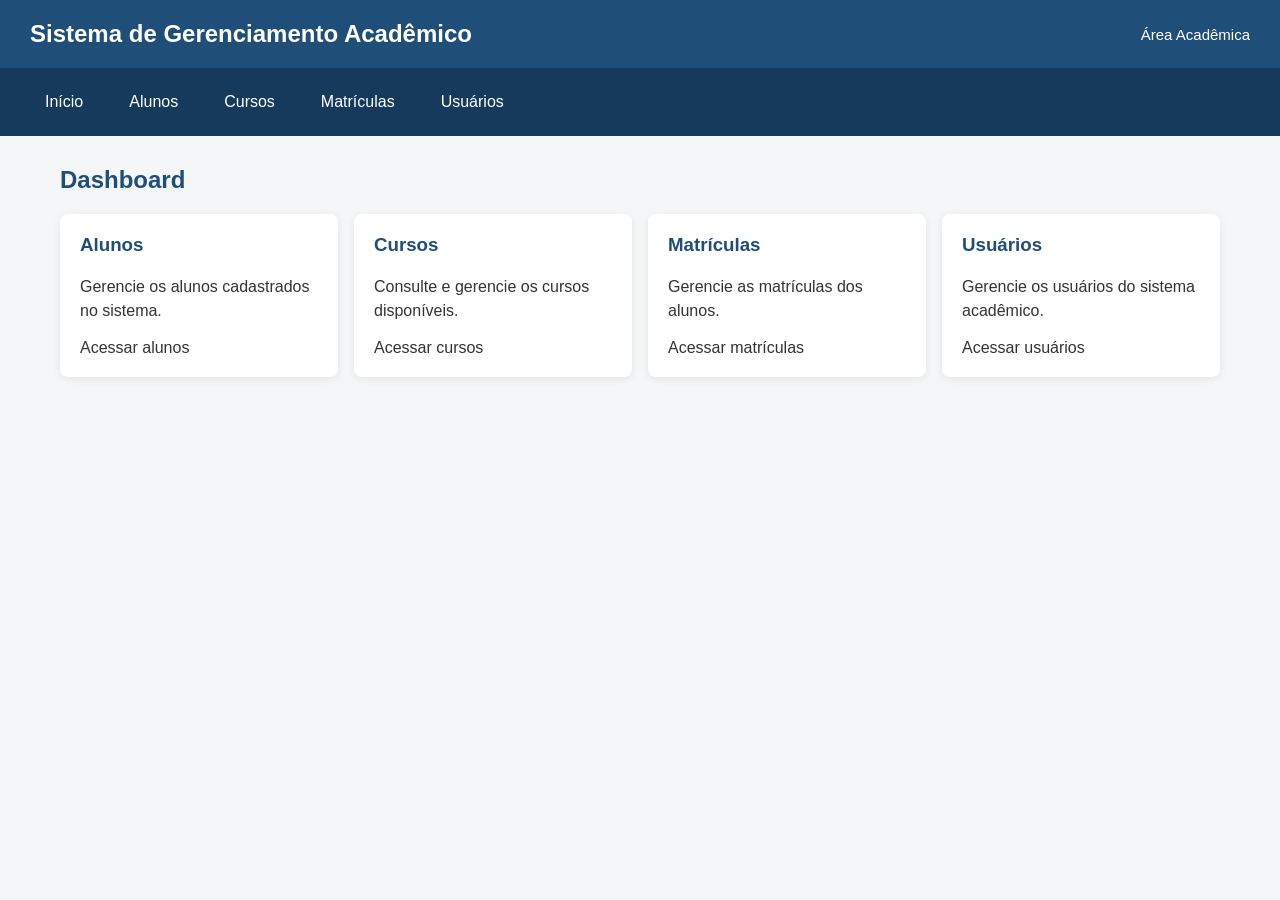
<file: index.html>
<!DOCTYPE html>
<html lang="pt-BR">
<head>
    <meta charset="UTF-8">
    <meta name="viewport" content="width=device-width, initial-scale=1.0">
    <title>Sistema Acadêmico</title>
    <link rel="stylesheet" href="css/style.css">
</head>
<body>
    <header class="cabecalho">
        <h1>Sistema de Gerenciamento Acadêmico</h1>
        <span>Área Acadêmica</span>
    </header>
    <nav>
        <ul>
            <li><a href="index.html">Início</a></li>
            <li><a href="alunos.html">Alunos</a></li>
            <li><a href="cursos.html">Cursos</a></li>
            <li><a href="matriculas.html">Matrículas</a></li>
            <li><a href="usuarios.html">Usuários</a></li>
        </ul>
    </nav>
    <main>
        <h2>Dashboard</h2>
        <div class="cards">
            <article class="card">
                <h3>Alunos</h3>
                <p>Gerencie os alunos cadastrados no sistema.</p>
                <a href="alunos.html">Acessar alunos</a>
            </article>
            <article class="card">
                <h3>Cursos</h3>
                <p>Consulte e gerencie os cursos disponíveis.</p>
                <a href="cursos.html">Acessar cursos</a>
            </article>
            <article class="card">
                <h3>Matrículas</h3>
                <p>Gerencie as matrículas dos alunos.</p>
                <a href="matriculas.html">Acessar matrículas</a>
            </article>
            <article class="card">
                <h3>Usuários</h3>
                <p>Gerencie os usuários do sistema acadêmico.</p>
                <a href="usuarios.html">Acessar usuários</a>
            </article>
        </div>
    </main>
</body>
</html>
</file>
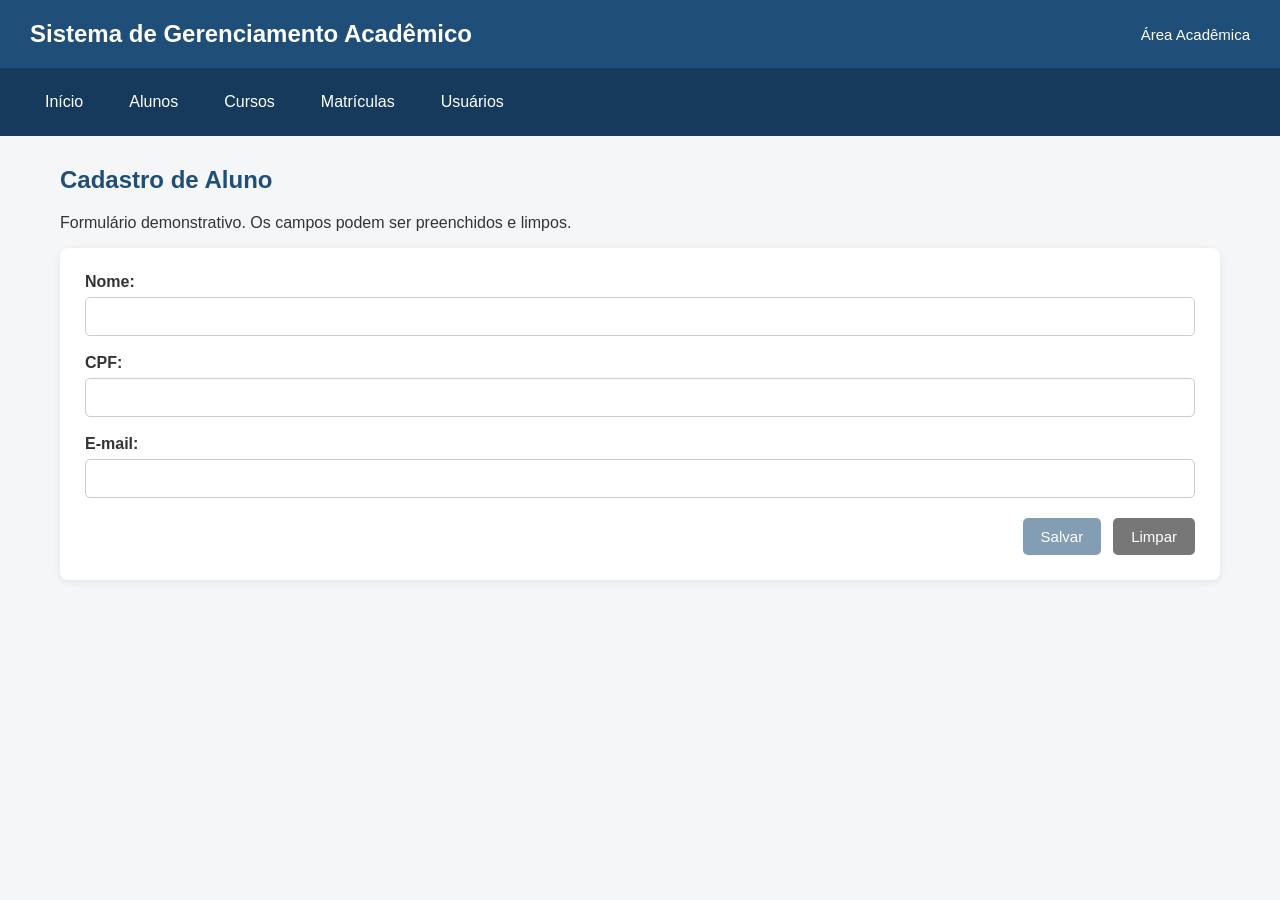
<file: aluno-form.html>
<!DOCTYPE html>
<html lang="pt-BR">
<head>
    <meta charset="UTF-8">
    <meta name="viewport" content="width=device-width, initial-scale=1.0">
    <title>Cadastro de Aluno</title>
    <link rel="stylesheet" href="css/style.css">
</head>
<body>
    <header class="cabecalho">
        <h1>Sistema de Gerenciamento Acadêmico</h1>
        <span>Área Acadêmica</span>
    </header>
    <nav>
        <ul>
            <li><a href="index.html">Início</a></li>
            <li><a href="alunos.html">Alunos</a></li>
            <li><a href="cursos.html">Cursos</a></li>
            <li><a href="matriculas.html">Matrículas</a></li>
            <li><a href="usuarios.html">Usuários</a></li>
        </ul>
    </nav>
    <main>
        <h2>Cadastro de Aluno</h2>
        <p>Formulário demonstrativo. Os campos podem ser preenchidos e limpos.</p>
        <form>
            <div class="campo">
                <label for="nome">Nome:</label>
                <input type="text" id="nome" name="nome">
            </div>
            <div class="campo">
                <label for="cpf">CPF:</label>
                <input type="text" id="cpf" name="cpf">
            </div>
            <div class="campo">
                <label for="email">E-mail:</label>
                <input type="email" id="email" name="email">
            </div>
            <div class="acoes">
                <button type="submit" disabled>Salvar</button>
                <button type="reset" class="botao-secundario">Limpar</button>
            </div>
        </form>
    </main>
</body>
</html>
</file>
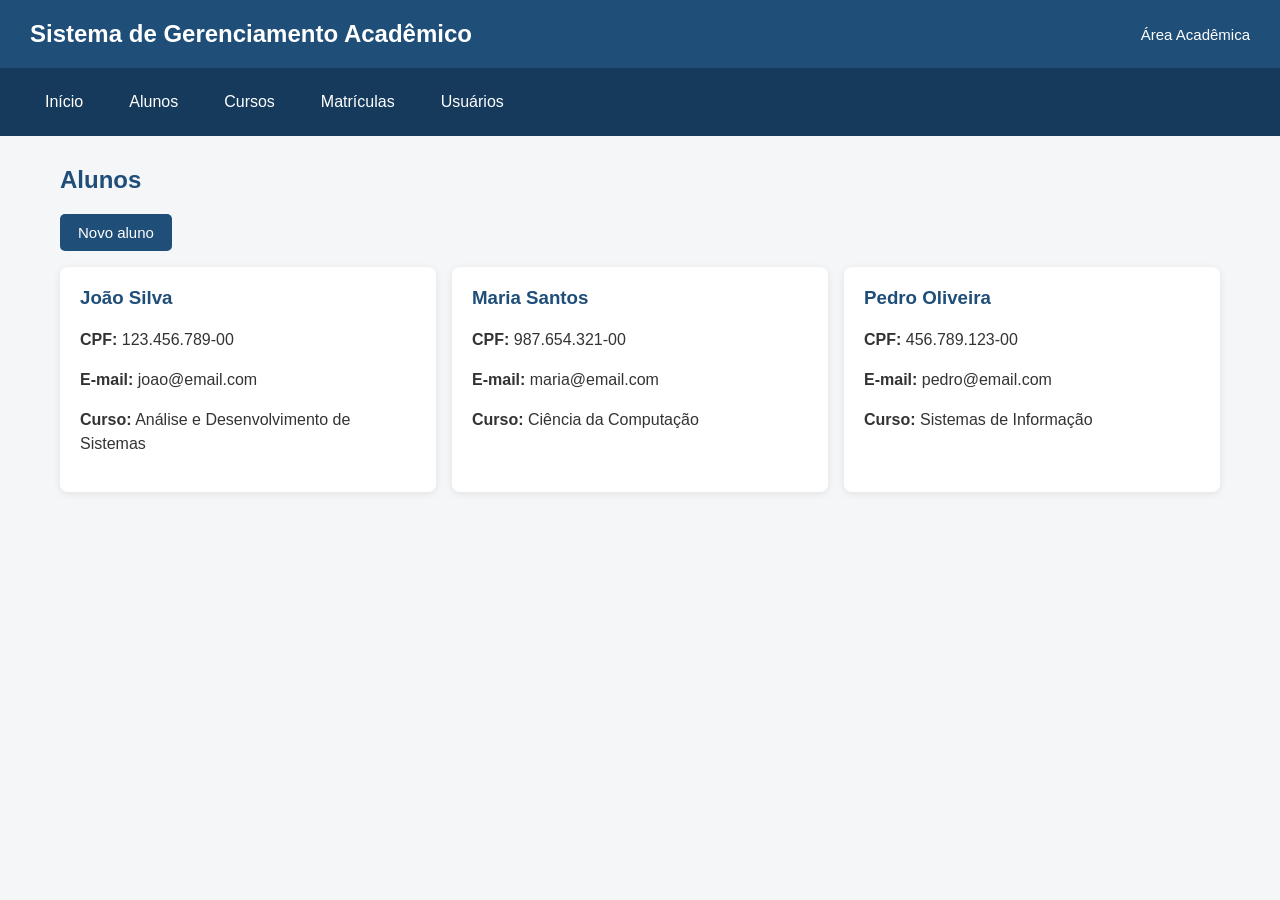
<file: alunos.html>
<!DOCTYPE html>
<html lang="pt-BR">
<head>
    <meta charset="UTF-8">
    <meta name="viewport" content="width=device-width, initial-scale=1.0">
    <title>Alunos</title>
    <link rel="stylesheet" href="css/style.css">
</head>
<body>
    <header class="cabecalho">
        <h1>Sistema de Gerenciamento Acadêmico</h1>
        <span>Área Acadêmica</span>
    </header>
    <nav>
        <ul>
            <li><a href="index.html">Início</a></li>
            <li><a href="alunos.html">Alunos</a></li>
            <li><a href="cursos.html">Cursos</a></li>
            <li><a href="matriculas.html">Matrículas</a></li>
            <li><a href="usuarios.html">Usuários</a></li>
        </ul>
    </nav>
    <main>
        <h2>Alunos</h2>
        <p><a class="botao-link" href="aluno-form.html">Novo aluno</a></p>
        <div class="lista-cards">
            <article class="card">
                <h3>João Silva</h3>
                <p><strong>CPF:</strong> 123.456.789-00</p>
                <p><strong>E-mail:</strong> joao@email.com</p>
                <p><strong>Curso:</strong> Análise e Desenvolvimento de Sistemas</p>
            </article>
            <article class="card">
                <h3>Maria Santos</h3>
                <p><strong>CPF:</strong> 987.654.321-00</p>
                <p><strong>E-mail:</strong> maria@email.com</p>
                <p><strong>Curso:</strong> Ciência da Computação</p>
            </article>
            <article class="card">
                <h3>Pedro Oliveira</h3>
                <p><strong>CPF:</strong> 456.789.123-00</p>
                <p><strong>E-mail:</strong> pedro@email.com</p>
                <p><strong>Curso:</strong> Sistemas de Informação</p>
            </article>
        </div>
    </main>
</body>
</html>
</file>
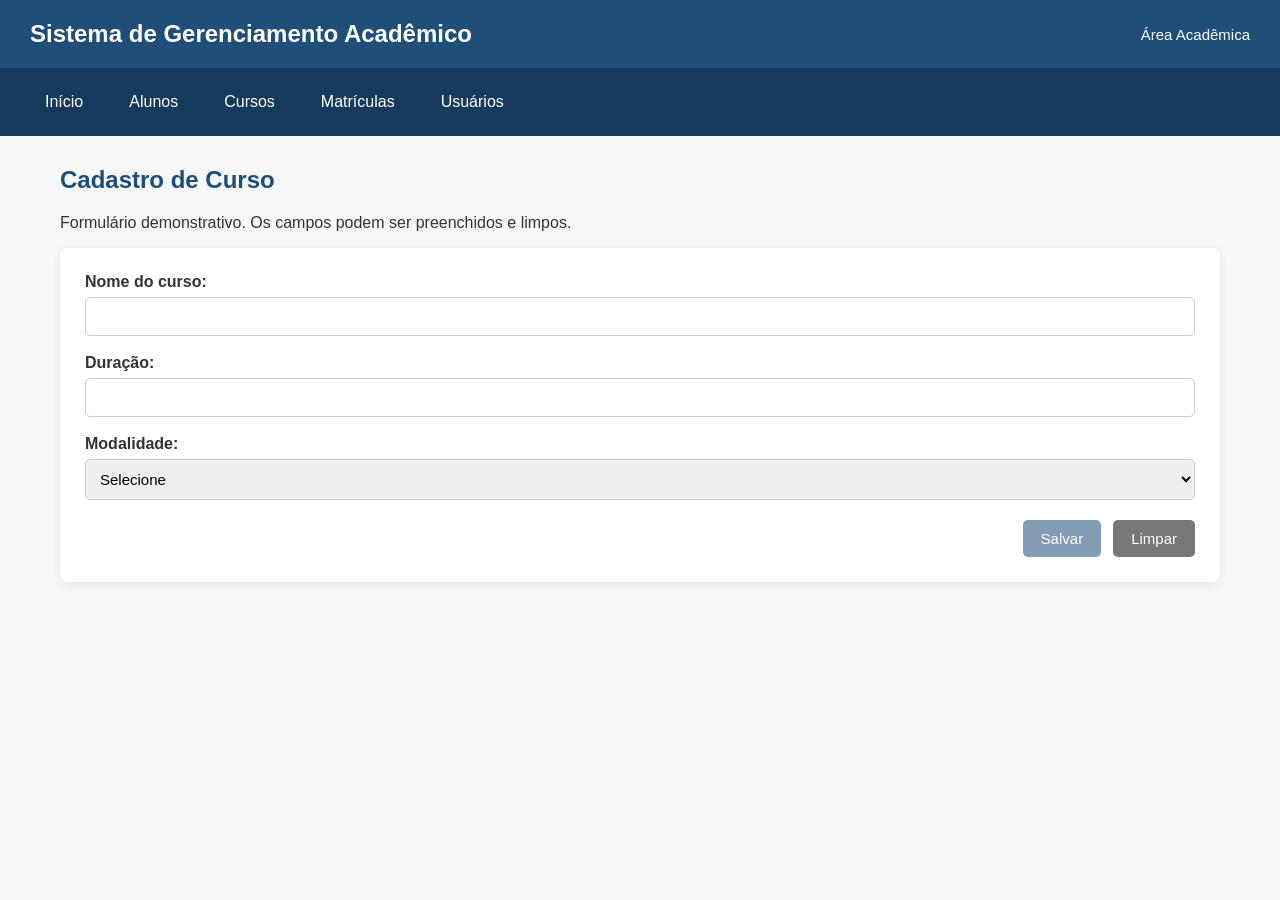
<file: curso-form.html>
<!DOCTYPE html>
<html lang="pt-BR">
<head>
    <meta charset="UTF-8">
    <meta name="viewport" content="width=device-width, initial-scale=1.0">
    <title>Cadastro de Curso</title>
    <link rel="stylesheet" href="css/style.css">
</head>
<body>
    <header class="cabecalho">
        <h1>Sistema de Gerenciamento Acadêmico</h1>
        <span>Área Acadêmica</span>
    </header>
    <nav>
        <ul>
            <li><a href="index.html">Início</a></li>
            <li><a href="alunos.html">Alunos</a></li>
            <li><a href="cursos.html">Cursos</a></li>
            <li><a href="matriculas.html">Matrículas</a></li>
            <li><a href="usuarios.html">Usuários</a></li>
        </ul>
    </nav>
    <main>
        <h2>Cadastro de Curso</h2>
        <p>Formulário demonstrativo. Os campos podem ser preenchidos e limpos.</p>
        <form>
            <div class="campo">
                <label for="curso">Nome do curso:</label>
                <input type="text" id="curso" name="curso">
            </div>
            <div class="campo">
                <label for="duracao">Duração:</label>
                <input type="text" id="duracao" name="duracao">
            </div>
            <div class="campo">
                <label for="modalidade">Modalidade:</label>
                <select id="modalidade" name="modalidade">
                    <option value="">Selecione</option>
                    <option value="presencial">Presencial</option>
                    <option value="ead">EAD</option>
                    <option value="hibrido">Híbrido</option>
                </select>
            </div>
            <div class="acoes">
                <button type="submit" disabled>Salvar</button>
                <button type="reset" class="botao-secundario">Limpar</button>
            </div>
        </form>
    </main>
</body>
</html>
</file>
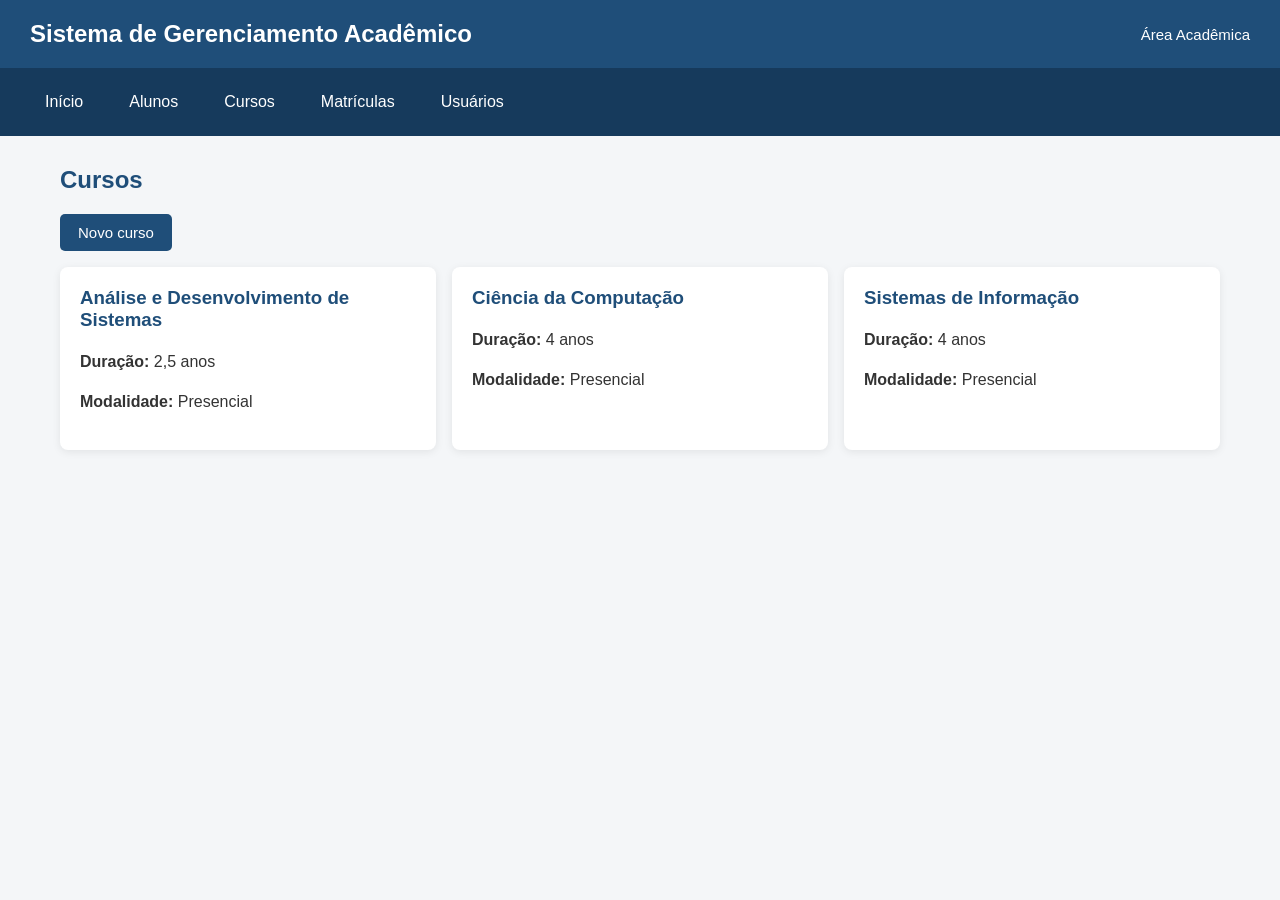
<file: cursos.html>
<!DOCTYPE html>
<html lang="pt-BR">
<head>
    <meta charset="UTF-8">
    <meta name="viewport" content="width=device-width, initial-scale=1.0">
    <title>Cursos</title>
    <link rel="stylesheet" href="css/style.css">
</head>
<body>
    <header class="cabecalho">
        <h1>Sistema de Gerenciamento Acadêmico</h1>
        <span>Área Acadêmica</span>
    </header>
    <nav>
        <ul>
            <li><a href="index.html">Início</a></li>
            <li><a href="alunos.html">Alunos</a></li>
            <li><a href="cursos.html">Cursos</a></li>
            <li><a href="matriculas.html">Matrículas</a></li>
            <li><a href="usuarios.html">Usuários</a></li>
        </ul>
    </nav>
    <main>
        <h2>Cursos</h2>
        <p><a class="botao-link" href="curso-form.html">Novo curso</a></p>
        <div class="lista-cards">
            <article class="card">
                <h3>Análise e Desenvolvimento de Sistemas</h3>
                <p><strong>Duração:</strong> 2,5 anos</p>
                <p><strong>Modalidade:</strong> Presencial</p>
            </article>
            <article class="card">
                <h3>Ciência da Computação</h3>
                <p><strong>Duração:</strong> 4 anos</p>
                <p><strong>Modalidade:</strong> Presencial</p>
            </article>
            <article class="card">
                <h3>Sistemas de Informação</h3>
                <p><strong>Duração:</strong> 4 anos</p>
                <p><strong>Modalidade:</strong> Presencial</p>
            </article>
        </div>
    </main>
</body>
</html>
</file>
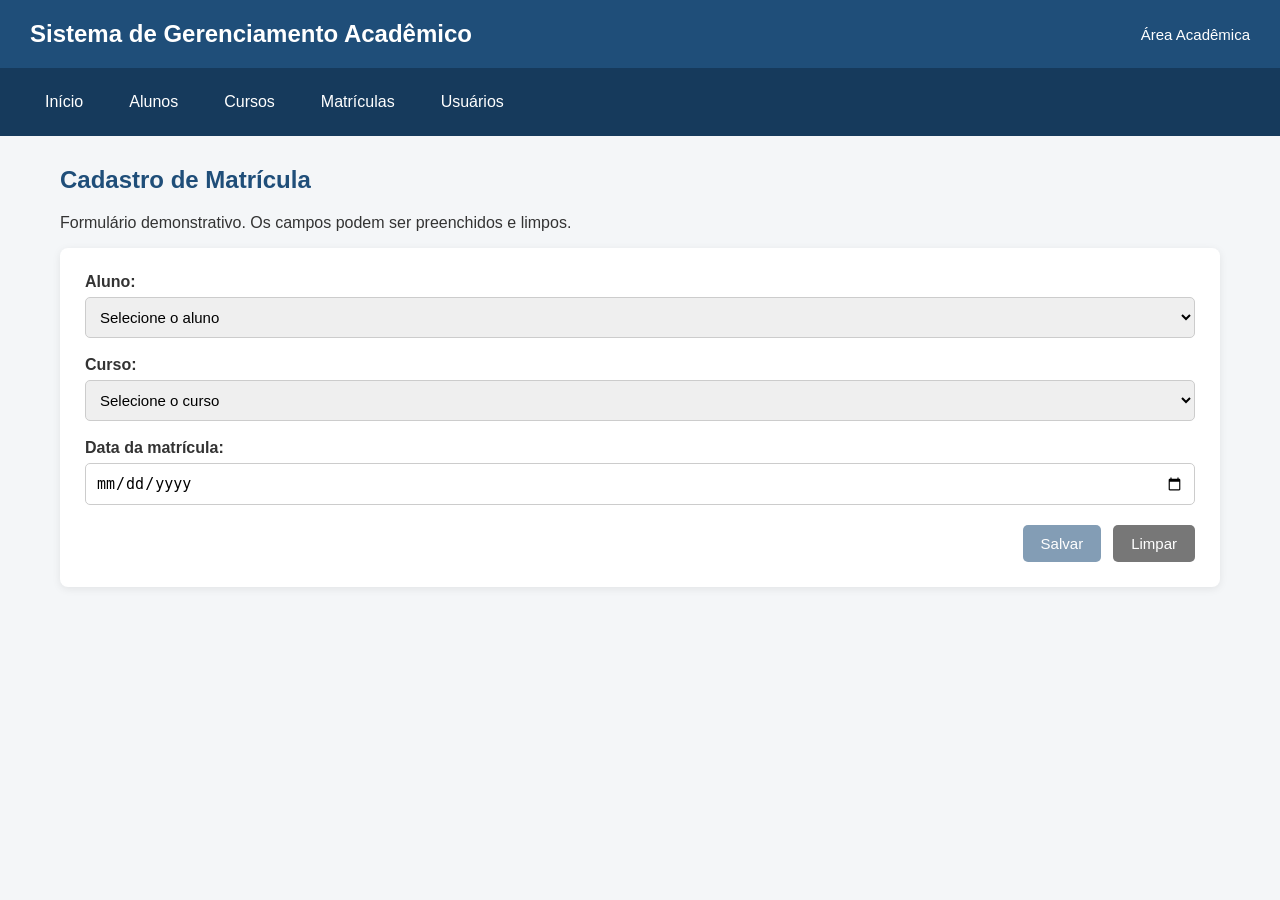
<file: matricula-form.html>
<!DOCTYPE html>
<html lang="pt-BR">
<head>
    <meta charset="UTF-8">
    <meta name="viewport" content="width=device-width, initial-scale=1.0">
    <title>Cadastro de Matrícula</title>
    <link rel="stylesheet" href="css/style.css">
</head>
<body>
    <header class="cabecalho">
        <h1>Sistema de Gerenciamento Acadêmico</h1>
        <span>Área Acadêmica</span>
    </header>
    <nav>
        <ul>
            <li><a href="index.html">Início</a></li>
            <li><a href="alunos.html">Alunos</a></li>
            <li><a href="cursos.html">Cursos</a></li>
            <li><a href="matriculas.html">Matrículas</a></li>
            <li><a href="usuarios.html">Usuários</a></li>
        </ul>
    </nav>
    <main>
        <h2>Cadastro de Matrícula</h2>
        <p>Formulário demonstrativo. Os campos podem ser preenchidos e limpos.</p>
        <form>
            <div class="campo">
                <label for="aluno">Aluno:</label>
                <select id="aluno" name="aluno">
                    <option value="">Selecione o aluno</option>
                    <option value="joao">João Silva</option>
                    <option value="maria">Maria Santos</option>
                    <option value="pedro">Pedro Oliveira</option>
                </select>
            </div>
            <div class="campo">
                <label for="curso">Curso:</label>
                <select id="curso" name="curso">
                    <option value="">Selecione o curso</option>
                    <option value="ads">Análise e Desenvolvimento de Sistemas</option>
                    <option value="cc">Ciência da Computação</option>
                    <option value="si">Sistemas de Informação</option>
                </select>
            </div>
            <div class="campo">
                <label for="data">Data da matrícula:</label>
                <input type="date" id="data" name="data">
            </div>
            <div class="acoes">
                <button type="submit" disabled>Salvar</button>
                <button type="reset" class="botao-secundario">Limpar</button>
            </div>
        </form>
    </main>
</body>
</html>
</file>
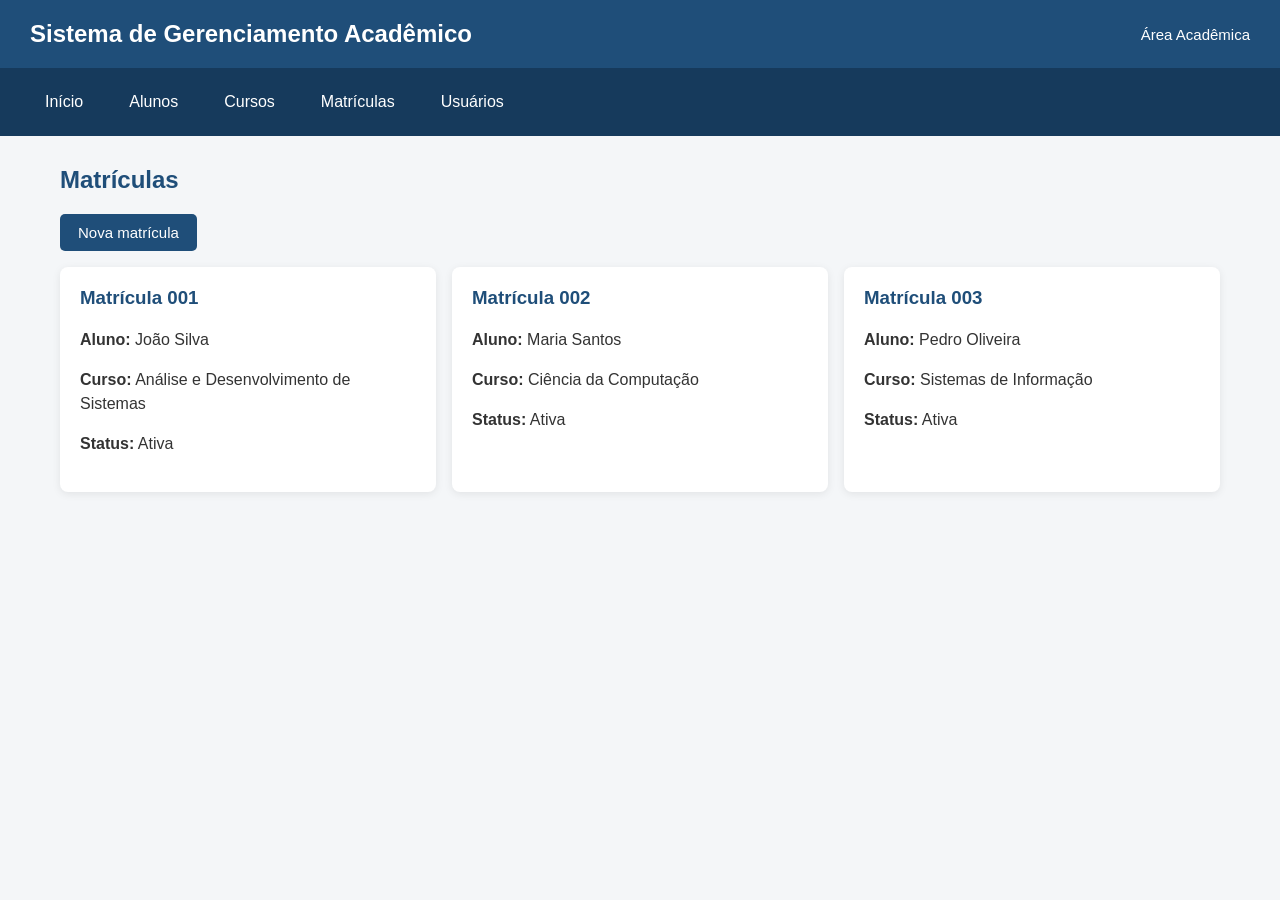
<file: matriculas.html>
<!DOCTYPE html>
<html lang="pt-BR">
<head>
    <meta charset="UTF-8">
    <meta name="viewport" content="width=device-width, initial-scale=1.0">
    <title>Matrículas</title>
    <link rel="stylesheet" href="css/style.css">
</head>
<body>
    <header class="cabecalho">
        <h1>Sistema de Gerenciamento Acadêmico</h1>
        <span>Área Acadêmica</span>
    </header>
    <nav>
        <ul>
            <li><a href="index.html">Início</a></li>
            <li><a href="alunos.html">Alunos</a></li>
            <li><a href="cursos.html">Cursos</a></li>
            <li><a href="matriculas.html">Matrículas</a></li>
            <li><a href="usuarios.html">Usuários</a></li>
        </ul>
    </nav>
    <main>
        <h2>Matrículas</h2>
        <p><a class="botao-link" href="matricula-form.html">Nova matrícula</a></p>
        <div class="lista-cards">
            <article class="card">
                <h3>Matrícula 001</h3>
                <p><strong>Aluno:</strong> João Silva</p>
                <p><strong>Curso:</strong> Análise e Desenvolvimento de Sistemas</p>
                <p><strong>Status:</strong> Ativa</p>
            </article>
            <article class="card">
                <h3>Matrícula 002</h3>
                <p><strong>Aluno:</strong> Maria Santos</p>
                <p><strong>Curso:</strong> Ciência da Computação</p>
                <p><strong>Status:</strong> Ativa</p>
            </article>
            <article class="card">
                <h3>Matrícula 003</h3>
                <p><strong>Aluno:</strong> Pedro Oliveira</p>
                <p><strong>Curso:</strong> Sistemas de Informação</p>
                <p><strong>Status:</strong> Ativa</p>
            </article>
        </div>
    </main>
</body>
</html>
</file>
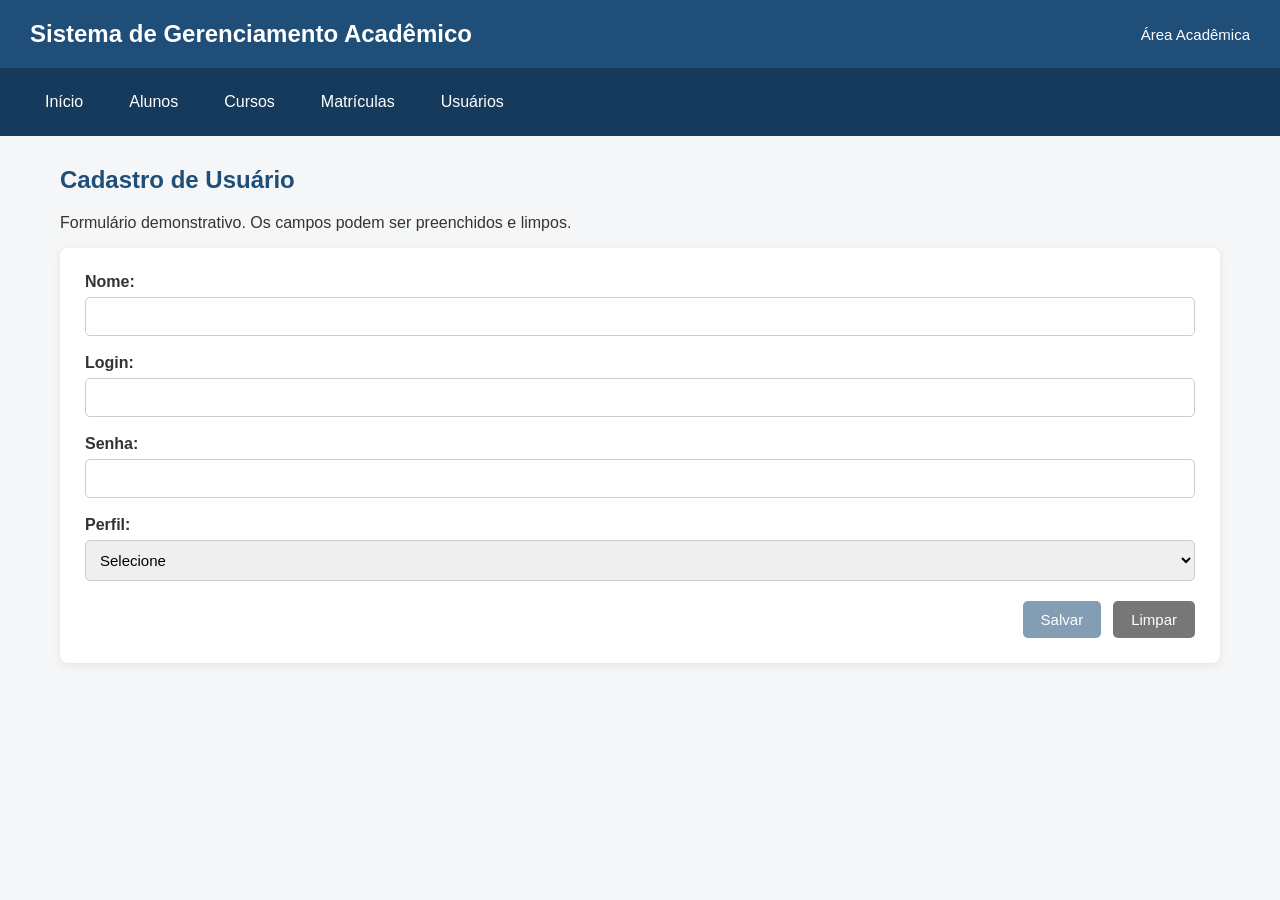
<file: usuario-form.html>
<!DOCTYPE html>
<html lang="pt-BR">
<head>
    <meta charset="UTF-8">
    <meta name="viewport" content="width=device-width, initial-scale=1.0">
    <title>Cadastro de Usuário</title>
    <link rel="stylesheet" href="css/style.css">
</head>
<body>
    <header class="cabecalho">
        <h1>Sistema de Gerenciamento Acadêmico</h1>
        <span>Área Acadêmica</span>
    </header>
    <nav>
        <ul>
            <li><a href="index.html">Início</a></li>
            <li><a href="alunos.html">Alunos</a></li>
            <li><a href="cursos.html">Cursos</a></li>
            <li><a href="matriculas.html">Matrículas</a></li>
            <li><a href="usuarios.html">Usuários</a></li>
        </ul>
    </nav>
    <main>
        <h2>Cadastro de Usuário</h2>
        <p>Formulário demonstrativo. Os campos podem ser preenchidos e limpos.</p>
        <form>
            <div class="campo">
                <label for="nome">Nome:</label>
                <input type="text" id="nome" name="nome">
            </div>
            <div class="campo">
                <label for="login">Login:</label>
                <input type="text" id="login" name="login">
            </div>
            <div class="campo">
                <label for="senha">Senha:</label>
                <input type="password" id="senha" name="senha">
            </div>
            <div class="campo">
                <label for="perfil">Perfil:</label>
                <select id="perfil" name="perfil">
                    <option value="">Selecione</option>
                    <option value="administrador">Administrador</option>
                    <option value="secretaria">Secretaria</option>
                    <option value="professor">Professor</option>
                </select>
            </div>
            <div class="acoes">
                <button type="submit" disabled>Salvar</button>
                <button type="reset" class="botao-secundario">Limpar</button>
            </div>
        </form>
    </main>
</body>
</html>
</file>
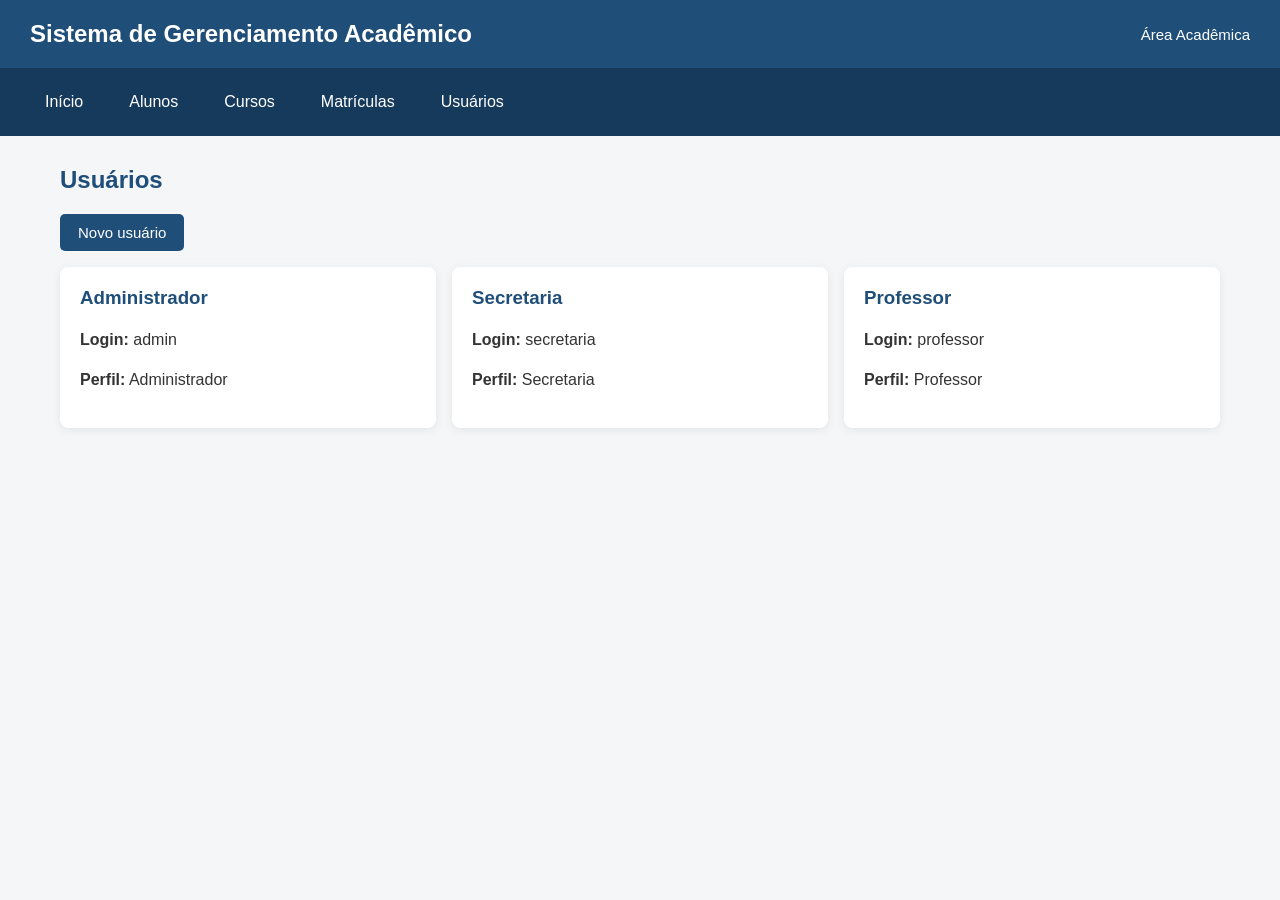
<file: usuarios.html>
<!DOCTYPE html>
<html lang="pt-BR">
<head>
    <meta charset="UTF-8">
    <meta name="viewport" content="width=device-width, initial-scale=1.0">
    <title>Usuários</title>
    <link rel="stylesheet" href="css/style.css">
</head>
<body>
    <header class="cabecalho">
        <h1>Sistema de Gerenciamento Acadêmico</h1>
        <span>Área Acadêmica</span>
    </header>
    <nav>
        <ul>
            <li><a href="index.html">Início</a></li>
            <li><a href="alunos.html">Alunos</a></li>
            <li><a href="cursos.html">Cursos</a></li>
            <li><a href="matriculas.html">Matrículas</a></li>
            <li><a href="usuarios.html">Usuários</a></li>
        </ul>
    </nav>
    <main>
        <h2>Usuários</h2>
        <p><a class="botao-link" href="usuario-form.html">Novo usuário</a></p>
        <div class="lista-cards">
            <article class="card">
                <h3>Administrador</h3>
                <p><strong>Login:</strong> admin</p>
                <p><strong>Perfil:</strong> Administrador</p>
            </article>
            <article class="card">
                <h3>Secretaria</h3>
                <p><strong>Login:</strong> secretaria</p>
                <p><strong>Perfil:</strong> Secretaria</p>
            </article>
            <article class="card">
                <h3>Professor</h3>
                <p><strong>Login:</strong> professor</p>
                <p><strong>Perfil:</strong> Professor</p>
            </article>
        </div>
    </main>
</body>
</html>
</file>
<file: css/style.css>
* {
    box-sizing: border-box;
}

body {
    margin: 0;
    font-family: Arial, Helvetica, sans-serif;
    background-color: #f4f6f8;
    color: #333;
}

a {
    text-decoration: none;
    color: inherit;
}

main {
    max-width: 1200px;
    margin: 30px auto;
    padding: 0 20px;
}

.cabecalho {
    display: flex;
    justify-content: space-between;
    align-items: center;
    background-color: #1f4e79;
    color: white;
    padding: 20px 30px;
}

.cabecalho h1 {
    margin: 0;
    font-size: 24px;
}

.cabecalho span {
    font-size: 15px;
}

nav {
    background-color: #163a5c;
}

nav ul {
    display: flex;
    gap: 16px;
    margin: 0;
    padding: 15px 30px;
    list-style: none;
    flex-wrap: wrap;
}

nav li {
    margin: 0;
}

nav a {
    display: block;
    color: white;
    padding: 10px 15px;
    border-radius: 5px;
}

nav a:hover {
    background-color: #285d88;
}

h2 {
    margin-bottom: 20px;
    color: #1f4e79;
}

.cards,
.lista-cards {
    display: flex;
    flex-wrap: wrap;
    gap: 16px;
}

.card {
    flex: 1 1 250px;
    background-color: white;
    padding: 20px;
    border-radius: 8px;
    box-shadow: 0 2px 8px rgba(0, 0, 0, 0.08);
}

.card h3 {
    margin-top: 0;
    color: #1f4e79;
}

.card p {
    line-height: 1.5;
}

form {
    background-color: white;
    padding: 25px;
    border-radius: 8px;
    box-shadow: 0 2px 8px rgba(0, 0, 0, 0.08);
}

.campo {
    margin-bottom: 18px;
}

.campo label {
    display: block;
    margin-bottom: 6px;
    font-weight: bold;
}

.campo input,
.campo select,
.campo textarea {
    width: 100%;
    padding: 10px;
    border: 1px solid #ccc;
    border-radius: 5px;
    font-size: 15px;
}

.acoes {
    display: flex;
    justify-content: flex-end;
    gap: 12px;
    margin-top: 20px;
}

button,
.botao-link {
    border: none;
    padding: 10px 18px;
    border-radius: 5px;
    background-color: #1f4e79;
    color: white;
    cursor: pointer;
    font-size: 15px;
}

.botao-link {
    display: inline-block;
}

button:disabled {
    opacity: 0.55;
    cursor: default;
}

button:enabled:hover,
.botao-link:hover {
    background-color: #163a5c;
}

.botao-secundario {
    background-color: #777;
}

.botao-secundario:hover {
    background-color: #555;
}

@media (max-width: 700px) {
    .cabecalho {
        flex-direction: column;
        gap: 10px;
        text-align: center;
    }

    nav ul {
        flex-direction: column;
        gap: 5px;
    }

    .acoes {
        flex-direction: column;
    }

    .acoes button {
        width: 100%;
    }
}
</file>
